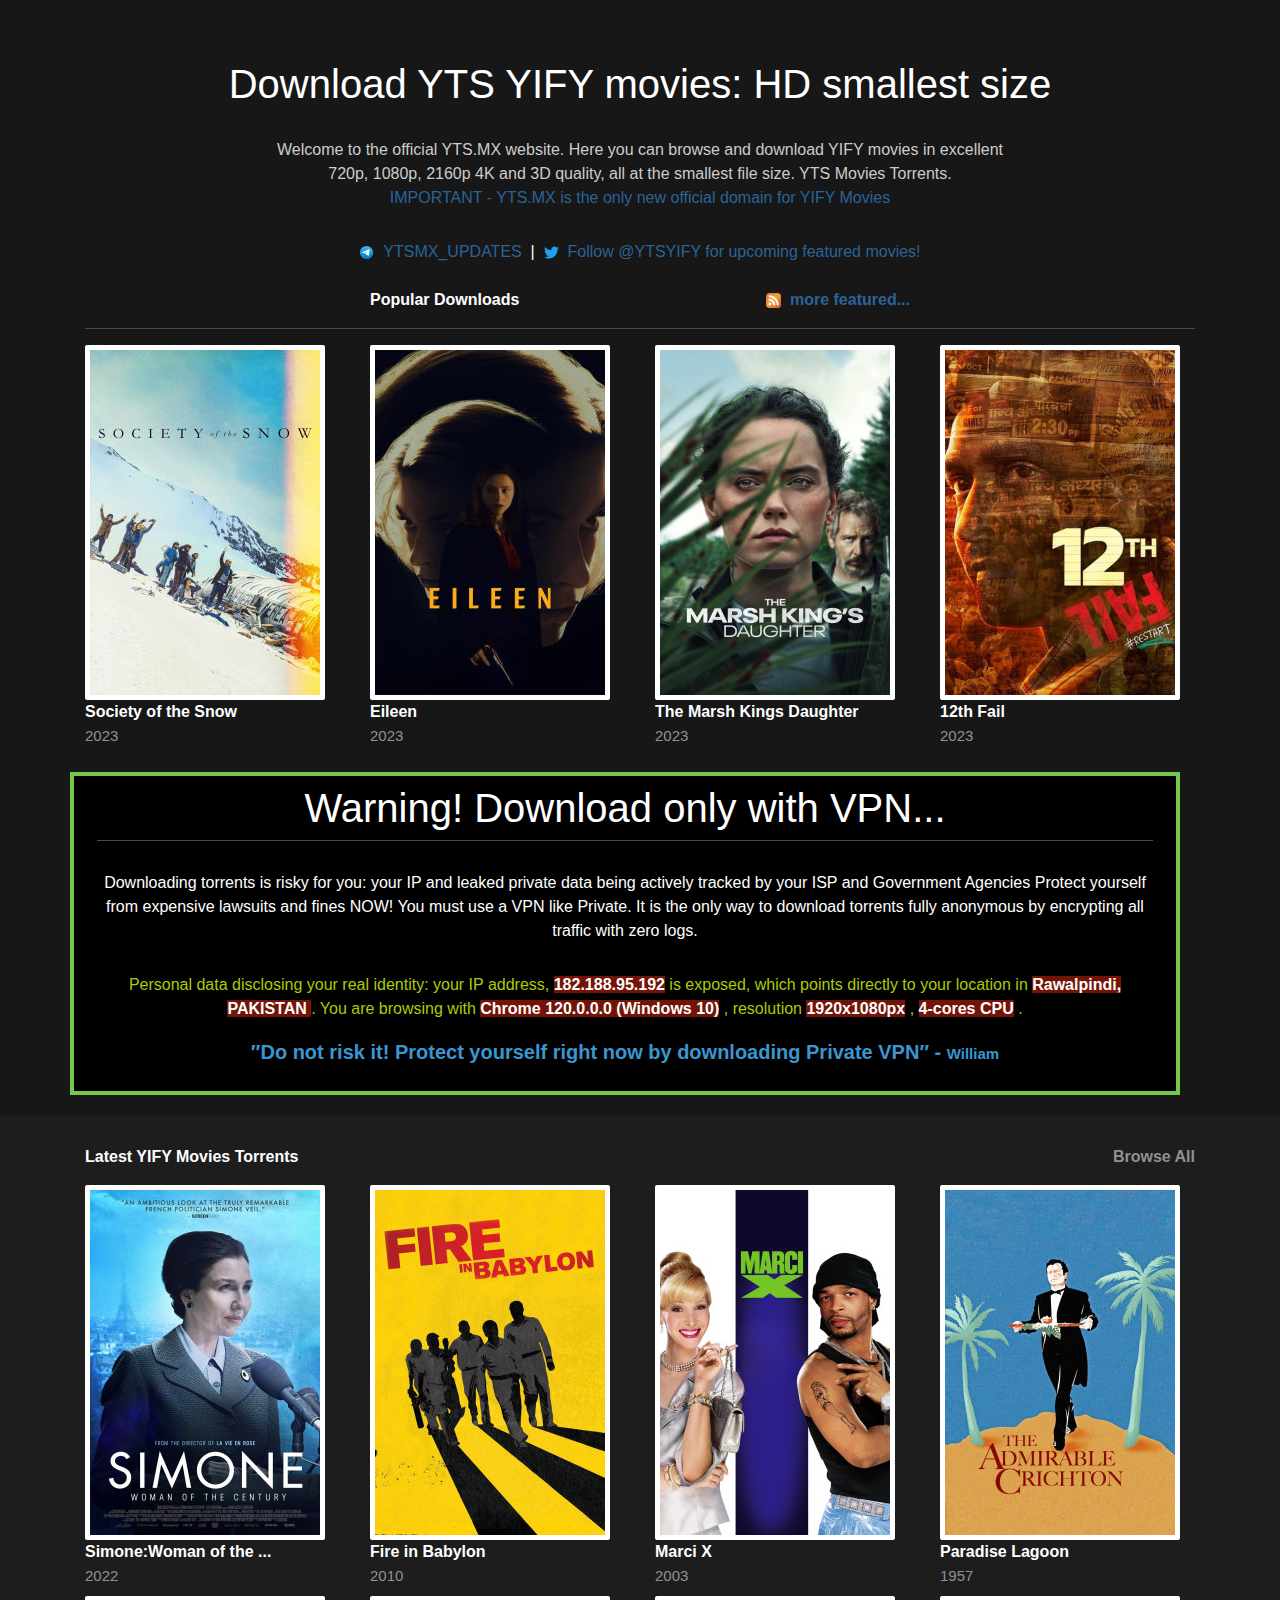
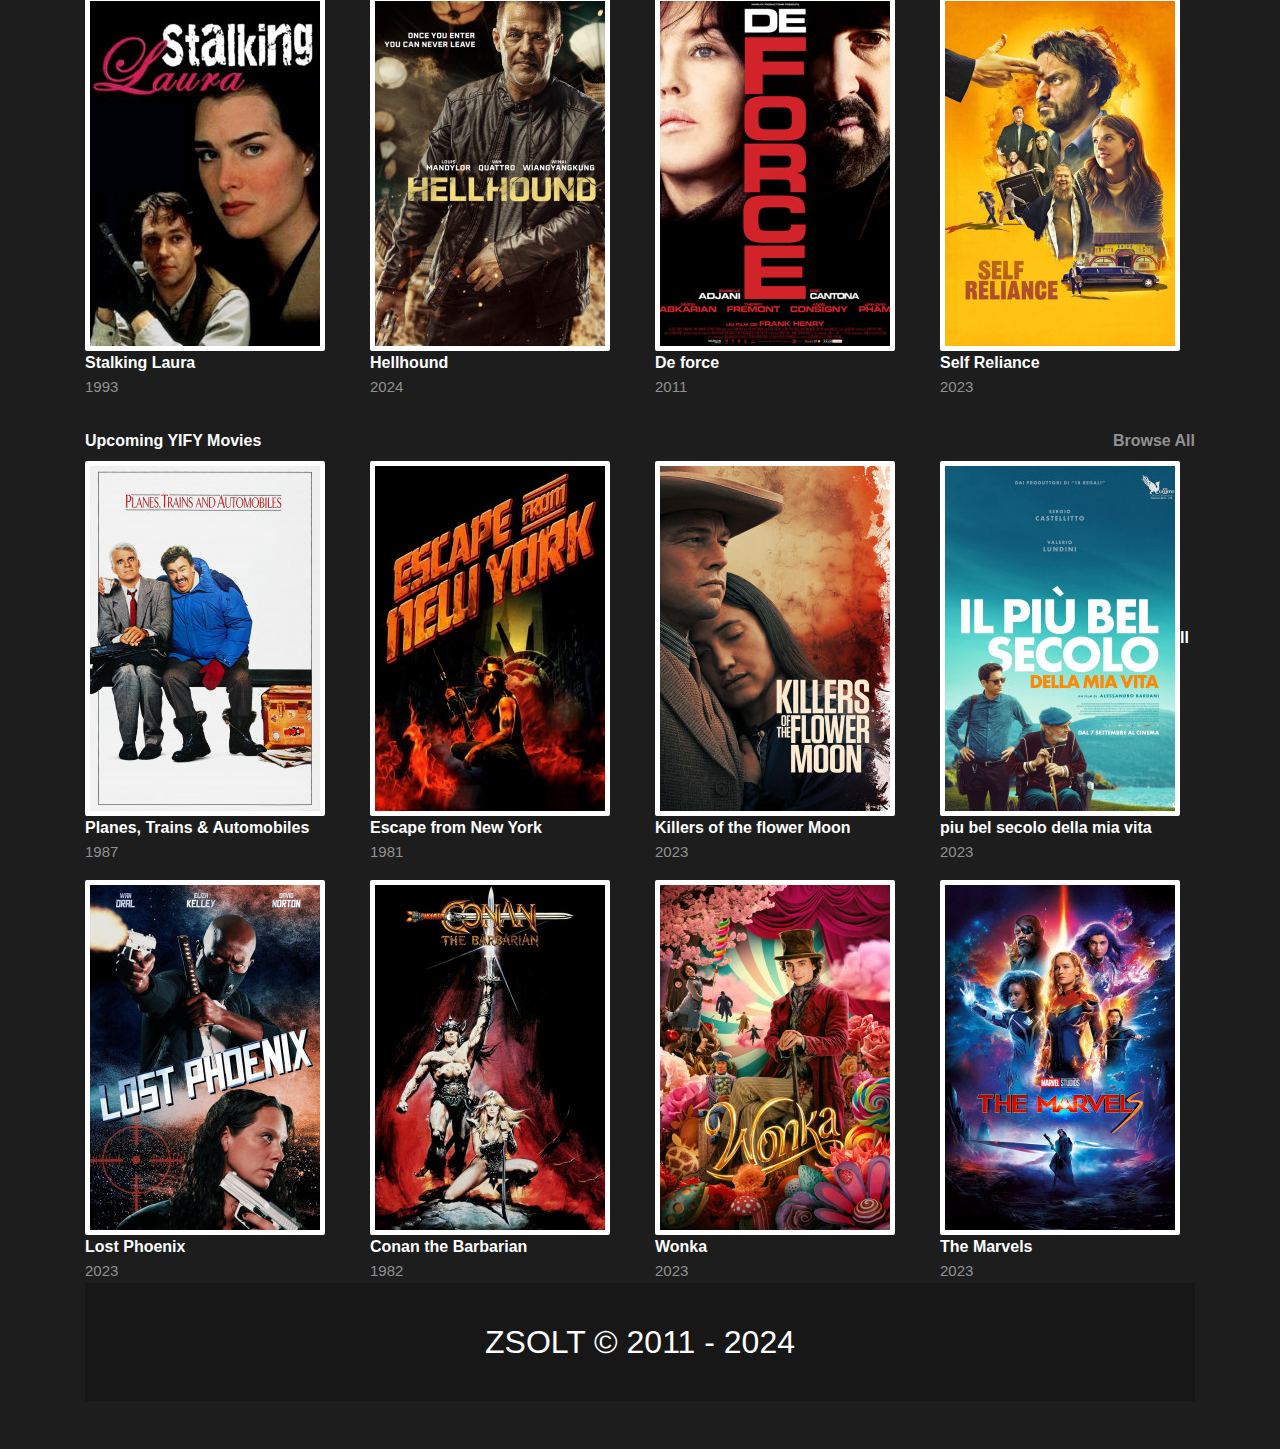
<file: index.html>
<!doctype html>
<html lang="en">

<head>
    <!-- Required meta tags -->
    <meta charset="utf-8">
    <meta name="viewport" content="width=device-width, initial-scale=1, shrink-to-fit=no">

    <!-- Bootstrap CSS -->
    <link rel="stylesheet" href="https://cdn.jsdelivr.net/npm/bootstrap@4.4.1/dist/css/bootstrap.min.css"
        integrity="sha384-Vkoo8x4CGsO3+Hhxv8T/Q5PaXtkKtu6ug5TOeNV6gBiFeWPGFN9MuhOf23Q9Ifjh" crossorigin="anonymous">
    <link rel="stylesheet" href="./style.css">

    <title>The Oficial Home of YIFY Movies Torerent Download - YTS</title>
</head>

<body>
    <div class="col-12" style="background-color:   #171717; padding-bottom: 20px; padding-top: 60px;">
        <div class="container">
            <h1 class="heading" id="heading"></h1>
            <p class="subHeading" id="subHeading"></p>
            <p class="subHeading">
                <span>
                    <img width="15" src="./assets/telegram.svg" />&nbsp;
                    <a class="link" href="">YTSMX_UPDATES </a>
                    <span style="color: white;">&nbsp;|&nbsp;</span>
                    <img width="15" src="./assets/twitter.svg" />&nbsp;
                    <a class="link" href="">Follow @YTSYIFY for upcoming featured movies!</a>
                </span>
            </p>

            <div class="row mt-4">
                <div class="col-3"></div>
                <div class="col-3"><span class="boldHeading">Popular Downloads</span></div>
                <div class="col-3" style="text-align: right;">
                    <img width="15" src="./assets/rss-icon.webp" />&nbsp;
                    <a class="link" style="font-weight: 900;" href="">more featured...</a>
                </div>
            </div>
            <div class="hLine" style=" margin-top: 16px; margin-bottom: 16px;"></div>
            <div class="row" id="popularMoviesContainer">

            </div>
            <div class="row w-100 p-2 mt-4 ad">
                <div class="col-12">
                    <h1 class="heading">Warning!‌‌‌ Download only with VPN...</h1>
                    <div class="hLine"></div>
                    <p class="subHeading" style="color: white;">Downloading torrents is risky for you: your IP and
                        leaked
                        private data being
                        actively tracked by your ISP and Government Agencies Protect yourself from expensive lawsuits
                        and
                        fines NOW! You must use a VPN like Private. It is the only way to download torrents fully
                        anonymous
                        by encrypting all traffic with zero logs.</p>
                    <p class="subHeading" style="color: #ABCC06;">Personal data disclosing your real identity: your IP
                        address, <b class="highlight">182.188.95.192</b> is exposed, which points directly to your
                        location
                        in
                        <b class="highlight"> Rawalpindi, PAKISTAN </b>.
                        You are browsing with <b class="highlight">Chrome 120.0.0.0 (Windows 10)</b> , resolution <b
                            class="highlight">1920x1080px</b> , <b class="highlight">4-cores CPU</b> .
                    </p>
                    <p style="text-align: center; color: #3B96D0; font-size: 20px; font-weight: 600;">
                        ″Do not risk it! Protect yourself right now by downloading Private VPN″ - <span
                            style="font-size: 15px;">William</span>
                    </p>
                </div>
            </div>
        </div>
    </div>
    <div class="col-12" style="background-color: #1D1D1D; padding-bottom: 20px; padding-top: 30px;">
        <div class="container">
            <div class="row">
                <div class="col-6 imgName">Latest YIFY Movies Torrents</div>
                <div class="col-6" style="text-align: right; color: #919191; font-weight: 600;">Browse All</div>
            </div>
            <div class="row mt-2" id="latestMovies">

            </div>
        </div>
        <div class="col-12" style="background-color: #1D1D1D; padding-bottom: 20px; padding-top: 30px;">
            <div class="container">
                <div class="row">
                    <div class="col-6 imgName">Upcoming YIFY Movies</div>
                    <div class="col-6" style="text-align: right; color: #919191; font-weight: 600;">Browse All</div>
                </div>

                <div class="row mt-2" id="upcoming1">
                </div>
                <!-- !upcoming movies row 2 -->
                <div class="row mt-2" id="upcoming2">

                </div>

                <div class="col-12" style="background-color:   #171717;">
                    <h2 style="width: 100%; text-align: center; padding: 40px; color: white;">ZSOLT © 2011 - 2024</h2>
                </div>



                <script>
                    populatePopularMovies();
                    populateUpcomingMovies1();
                    populateLatestMovies();
                    upcomingMovies2();
                    function populatePopularMovies() {
                        document.getElementById('heading').innerHTML = 'Download YTS YIFY movies: HD smallest size';
                        document.getElementById('subHeading').innerHTML = 'Welcome to the official YTS.MX website. Here you can browse and download YIFY movies in excellent <br> 720p, 1080p, 2160p 4K and 3D quality, all at the smallest file size. YTS Movies Torrents. <br> <a class="link" href="">IMPORTANT - YTS.MX is the only new official domain for YIFY Movies</a>';

                        var popularMovies = [
                            {
                                image: './assets/movies-posters/1.jpg',
                                name: 'Society of the Snow',
                                year: 2023
                            },
                            {
                                image: './assets/movies-posters/2.jpg',
                                name: 'Eileen',
                                year: 2023
                            },
                            {
                                image: './assets/movies-posters/3.jpg',
                                name: 'The Marsh Kings Daughter',
                                year: 2023
                            },
                            {
                                image: './assets/movies-posters/4.jpg',
                                name: '12th Fail',
                                year: 2023
                            }
                        ];
                        var html = '';
                        for (let i = 0; i < popularMovies.length; i++) {
                            html += ' <div class="col-3"><img onclick="redirectToDetail(\'' + popularMovies[i].name + '\',\'' + popularMovies[i].year + '\',\'' + popularMovies[i].image + '\')" src="' + popularMovies[i].image + '" class="image" /><span class="imgName">' + popularMovies[i].name + '</span><br /><span class="imgYear">' + popularMovies[i].year + '</span></div>'
                        }
                        document.getElementById('popularMoviesContainer').innerHTML = html;
                    }
                    //it populates upcoming movies first row
                    function populateUpcomingMovies1() {
                        // you need to write your JS code here
                        var upcomingMovies1 = [
                            {
                                image: './assets/movies-posters/13.jpg',
                                name: 'Planes, Trains & Automobiles',
                                year: 1987
                            },
                            {
                                image: './assets/movies-posters/14.jpg',
                                name: 'Escape from New York',
                                year: 1981
                            },
                            {
                                image: './assets/movies-posters/16.jpg',
                                name: 'Killers of the flower Moon',
                                year: 2023
                            },
                            {
                                image: './assets/movies-posters/15.jpg',
                                name: 'Il piu bel secolo della mia vita',
                                year: 2023
                            },
                        ];
                        html1 = '';
                        for (let i = 0; i < upcomingMovies1.length; i++) {
                            html1 += '<div class="col-3"><img onclick="redirectToDetail(\'' + upcomingMovies1[i].name + '\',\'' + upcomingMovies1[i].year + '\',\'' + upcomingMovies1[i].image + '\')" src="' + upcomingMovies1[i].image + '" class="image" /><span class="imgName">' + upcomingMovies1[i].name + '</span><br /><span class="imgYear">' + upcomingMovies1[i].year + '</span></div>'
                        }
                        document.getElementById('upcoming1').innerHTML = html1;
                    }
                    function populateLatestMovies() {
                        var html = '';
                        var latestMovies = [
                            {
                                image: './assets/movies-posters/5.jpg',
                                name: 'Simone:Woman of the ...',
                                year: 2022
                            },
                            {
                                image: './assets/movies-posters/6.jpg',
                                name: 'Fire in Babylon',
                                year: 2010
                            },
                            {
                                image: './assets/movies-posters/7.jpg',
                                name: 'Marci X',
                                year: 2003
                            },
                            {
                                image: './assets/movies-posters/8.jpg',
                                name: 'Paradise Lagoon',
                                year: 1957
                            },
                            {
                                image: './assets/movies-posters/9.jpg',
                                name: 'Stalking Laura',
                                year: 1993
                            },
                            {
                                image: './assets/movies-posters/10.jpg',
                                name: 'Hellhound',
                                year: 2024
                            },
                            {
                                image: './assets/movies-posters/11.jpg',
                                name: 'De force',
                                year: 2011
                            },
                            {
                                image: './assets/movies-posters/12.jpg',
                                name: 'Self Reliance',
                                year: 2023
                            }
                        ];
                        for (let i = 0; i < latestMovies.length; i++) {
                            html += '<div class="col-3 mt-2"> <img onclick="redirectToDetail(\'' + latestMovies[i].name + '\',\'' + latestMovies[i].year + '\',\'' + latestMovies[i].image + '\')" src="' + latestMovies[i].image + '" class="image" /> <span class="imgName">' + latestMovies[i].name + '</span><br /> <span class="imgYear">' + latestMovies[i].year + '</span></div>';
                        }
                        document.getElementById('latestMovies').innerHTML = html;
                    }

                    function upcomingMovies2() {
                        var html = '';
                        var upcomingMovies2 = [
                            {
                                image: './assets/movies-posters/17.jpg',
                                name: 'Lost Phoenix',
                                year: 2023
                            },
                            {
                                image: './assets/movies-posters/18.jpg',
                                name: 'Conan the Barbarian',
                                year: 1982
                            },
                            {
                                image: './assets/movies-posters/19.jpg',
                                name: 'Wonka',
                                year: 2023
                            },
                            {
                                image: './assets/movies-posters/20.jpg',
                                name: 'The Marvels',
                                year: 2023

                            }
                        ];
                        let randomNumber = Math.floor(Math.random() * upcomingMovies2.length);

                        for (let i = 0; i < upcomingMovies2.length; i++) {
                            html += '<div class="col-3 mt-2"> <img onclick="redirectToDetail(\'' + upcomingMovies2[i].name + '\',\'' + upcomingMovies2[i].year + '\',\'' + upcomingMovies2[i].image + '\',\'' + upcomingMovies2[randomNumber].name + '\',\'' + upcomingMovies2[randomNumber].image + '\')" src="' + upcomingMovies2[i].image + '" class="image" /> <span class="imgName">' + upcomingMovies2[i].name + '</span><br /> <span class="imgYear">' + upcomingMovies2[i].year + '</span></div>';
                        }
                        document.getElementById('upcoming2').innerHTML = html;
                    }
                    function redirectToDetail(movieName, movieYear, movieImage, sName, sImage) {
                        window.location.href = './details.html?name=' + movieName + '&year=' + movieYear + '&image=' + movieImage + '&sname=' + sName + '&simage=' + sImage;
                    }



                </script>

                <!-- Optional JavaScript -->
                <!-- jQuery first, then Popper.js, then Bootstrap JS -->
                <script src="https://code.jquery.com/jquery-3.4.1.slim.min.js"
                    integrity="sha384-J6qa4849blE2+poT4WnyKhv5vZF5SrPo0iEjwBvKU7imGFAV0wwj1yYfoRSJoZ+n"
                    crossorigin="anonymous"></script>
                <script src="https://cdn.jsdelivr.net/npm/popper.js@1.16.0/dist/umd/popper.min.js"
                    integrity="sha384-Q6E9RHvbIyZFJoft+2mJbHaEWldlvI9IOYy5n3zV9zzTtmI3UksdQRVvoxMfooAo"
                    crossorigin="anonymous"></script>
                <script src="https://cdn.jsdelivr.net/npm/bootstrap@4.4.1/dist/js/bootstrap.min.js"
                    integrity="sha384-wfSDF2E50Y2D1uUdj0O3uMBJnjuUD4Ih7YwaYd1iqfktj0Uod8GCExl3Og8ifwB6"
                    crossorigin="anonymous"></script>
</body>

</html>
</file>
<file: style.css>
.heading{
    text-align: center;
    color: white;
    
}

.subHeading{
    color:#CCCCCC;
    text-align: center;
    margin-top: 30px;
}

.link{
    color: #2A6496;
    font-weight: 500;
}

.boldHeading{
    color: white;
    font-weight: 700;
}


.hLine{
    height: 1px; 
    background-color: #494A4B; 
   
}


.image{
    border: 5px solid white; 
    border-radius: 2px;
    cursor: pointer;
}


.imgName{
    color: white; 
    font-size: 16px; 
    font-weight: 600;
    cursor: pointer;
}

.imgName:hover{
    color: blue;
}

.imgYear{
    color: #919191; 
    font-size: 15px; 
    font-weight: 400;
}

.highlight{
    color: white; 
    background-color: #731407;
}

.ad{
    background-color: black; 
    border: 4px solid #75C74E;
}




/* detail page css */
.detailImgYear{
    color: #ffffff; 
    font-size: 20px; 
    font-weight: 400;
}

.detailImgAvailable{
    color: #ffffff; 
    font-size: 16px; 
    font-weight: 400;
    font-style: italic;
}


.chip{
    padding: 4px;
    background-color: #211F1F;
    border: 1px solid rgb(201, 197, 197);
    border-radius: 5px;
    color: white;
    font-size: 12px;
    cursor: pointer;
}


.chip-sub{
    color: #00A800;
}


.detailimgYear{
    color: #919191; 
    font-size: 16px; 
    font-weight: 500;
}
</file>
